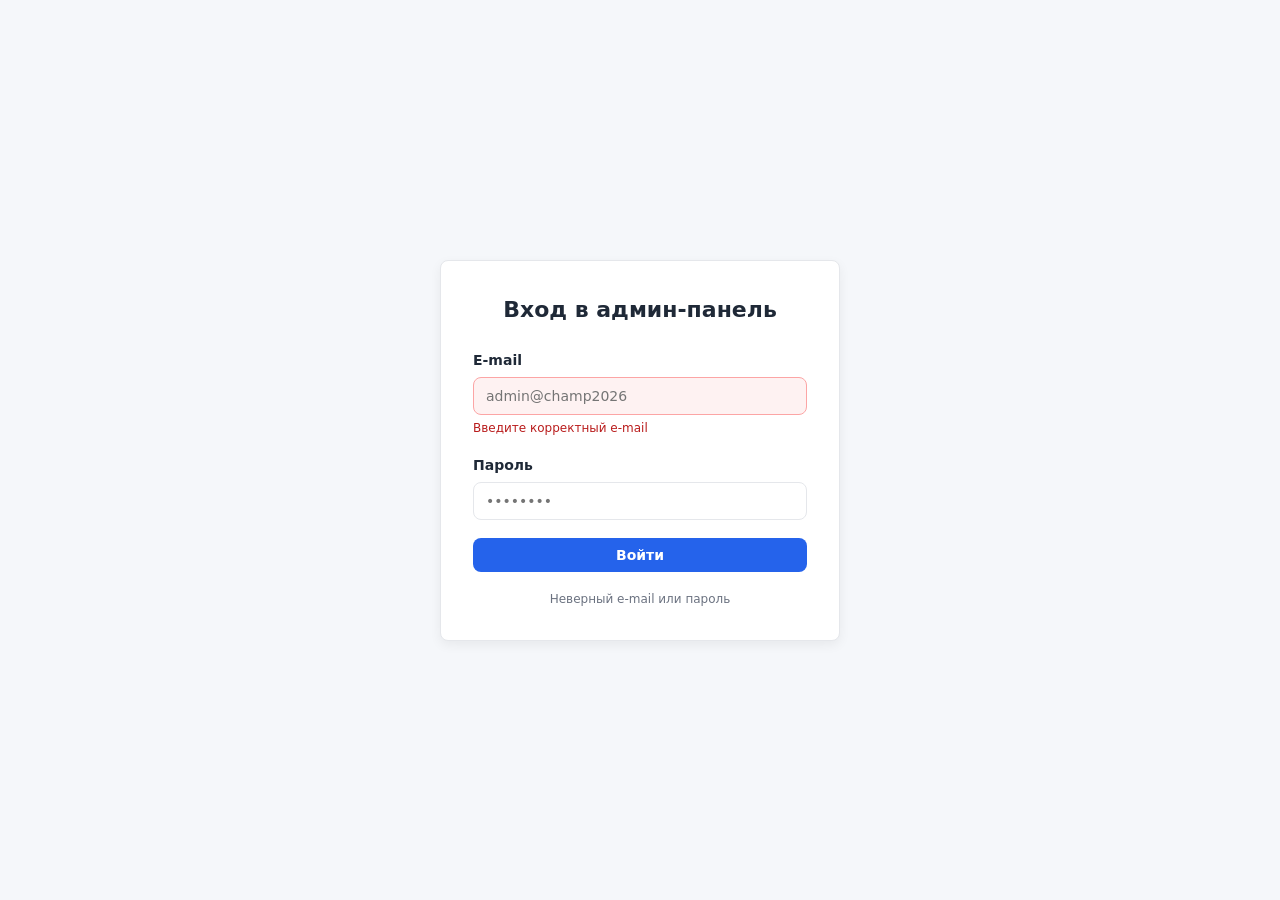
<file: index.html>
<!DOCTYPE html>
<html lang="ru">
<head>
  <meta charset="UTF-8">
  <meta name="viewport" content="width=device-width, initial-scale=1.0">
  <title>Вход в админ-панель — Кухни мира</title>
  <link rel="stylesheet" href="/admin.css">
</head>
<body>
  <div class="login-page">
    <div class="login-card">
      <h1>Вход в админ-панель</h1>

      <form action="/admin/login" method="post">
        <div class="form-group has-error">
          <label for="email">E-mail</label>
          <input type="email" id="email" name="email" placeholder="admin@champ2026" required>
          <span class="error-message">Введите корректный e-mail</span>
        </div>

        <div class="form-group">
          <label for="password">Пароль</label>
          <input type="password" id="password" name="password" placeholder="••••••••" required>
          <span class="error-message">Пароль обязателен для заполнения</span>
        </div>

        <div class="form-group">
          <button type="submit" class="btn btn-primary btn-block">Войти</button>
        </div>

        <p class="form-hint" style="text-align:center;">
          Неверный e-mail или пароль
        </p>
      </form>
    </div>
  </div>
</body>
</html>
</file>
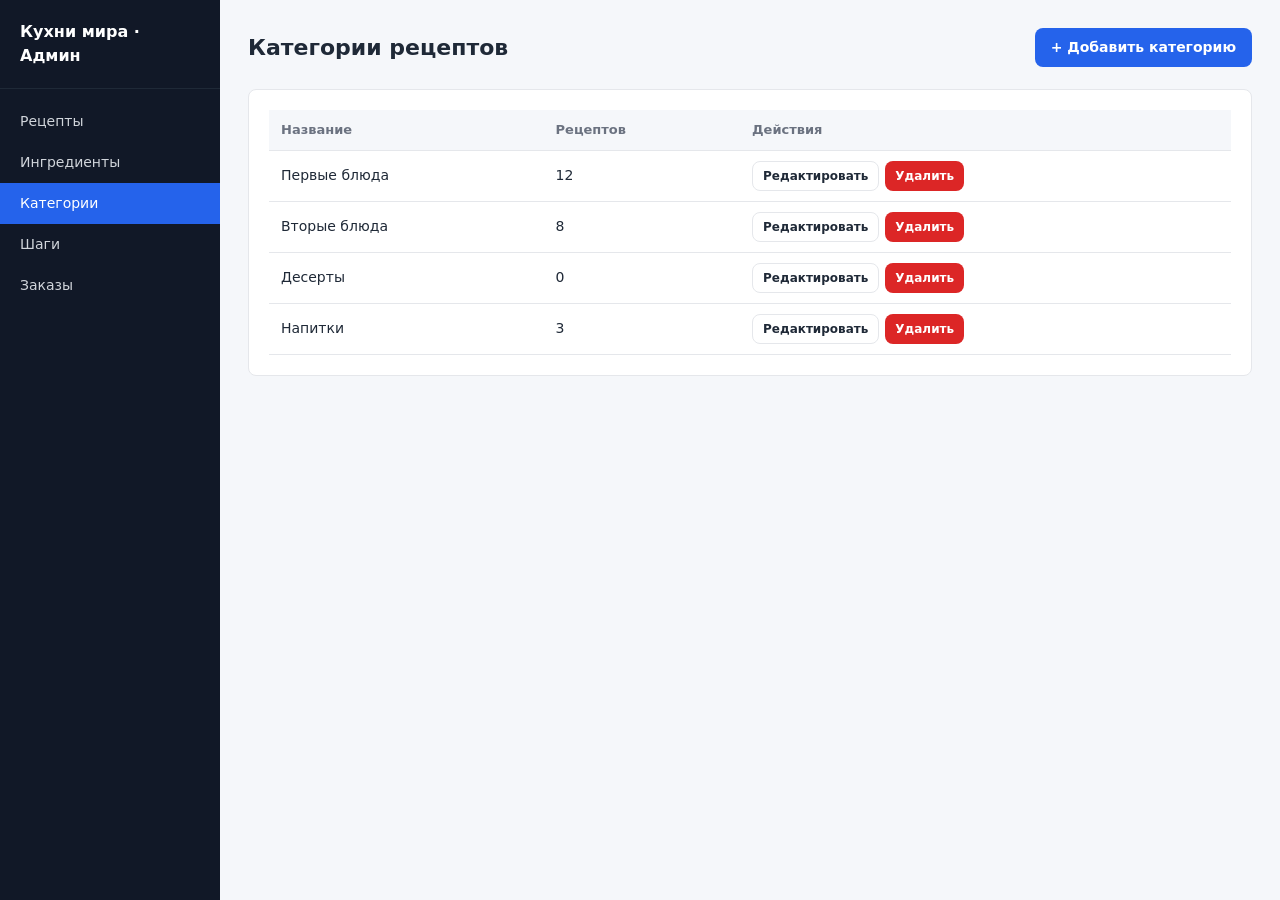
<file: categories.html>
<!DOCTYPE html>
<html lang="ru">
<head>
  <meta charset="UTF-8">
  <meta name="viewport" content="width=device-width, initial-scale=1.0">
  <title>Категории — Кухни мира</title>
  <link rel="stylesheet" href="admin.css">
</head>
<body>
  <div class="admin-layout">
    <aside class="sidebar">
      <div class="brand">Кухни мира · Админ</div>
      <nav>
        <a href="recipes.html">Рецепты</a>
        <a href="ingredients.html">Ингредиенты</a>
        <a href="categories.html" class="active">Категории</a>
        <a href="steps.html">Шаги</a>
        <a href="orders.html">Заказы</a>
      </nav>
    </aside>

    <main class="main-content">
      <div class="page-header">
        <h1>Категории рецептов</h1>
        <a href="category-form.html" class="btn btn-primary">+ Добавить категорию</a>
      </div>

      <div class="panel">
        <div class="table-wrap">
          <table class="data-table">
            <thead>
              <tr>
                <th>Название</th>
                <th>Рецептов</th>
                <th>Действия</th>
              </tr>
            </thead>
            <tbody>
              <tr>
                <td>Первые блюда</td>
                <td>12</td>
                <td>
                  <div class="row-actions">
                    <a href="category-form.html" class="btn btn-secondary btn-sm">Редактировать</a>
                    <button class="btn btn-danger btn-sm" title="Нельзя удалить: в категории есть рецепты">Удалить</button>
                  </div>
                </td>
              </tr>
              <tr>
                <td>Вторые блюда</td>
                <td>8</td>
                <td>
                  <div class="row-actions">
                    <a href="category-form.html" class="btn btn-secondary btn-sm">Редактировать</a>
                    <button class="btn btn-danger btn-sm" title="Нельзя удалить: в категории есть рецепты">Удалить</button>
                  </div>
                </td>
              </tr>
              <tr>
                <td>Десерты</td>
                <td>0</td>
                <td>
                  <div class="row-actions">
                    <a href="category-form.html" class="btn btn-secondary btn-sm">Редактировать</a>
                    <button class="btn btn-danger btn-sm">Удалить</button>
                  </div>
                </td>
              </tr>
              <tr>
                <td>Напитки</td>
                <td>3</td>
                <td>
                  <div class="row-actions">
                    <a href="category-form.html" class="btn btn-secondary btn-sm">Редактировать</a>
                    <button class="btn btn-danger btn-sm" title="Нельзя удалить: в категории есть рецепты">Удалить</button>
                  </div>
                </td>
              </tr>
            </tbody>
          </table>
        </div>
      </div>
    </main>
  </div>
</body>
</html>
</file>
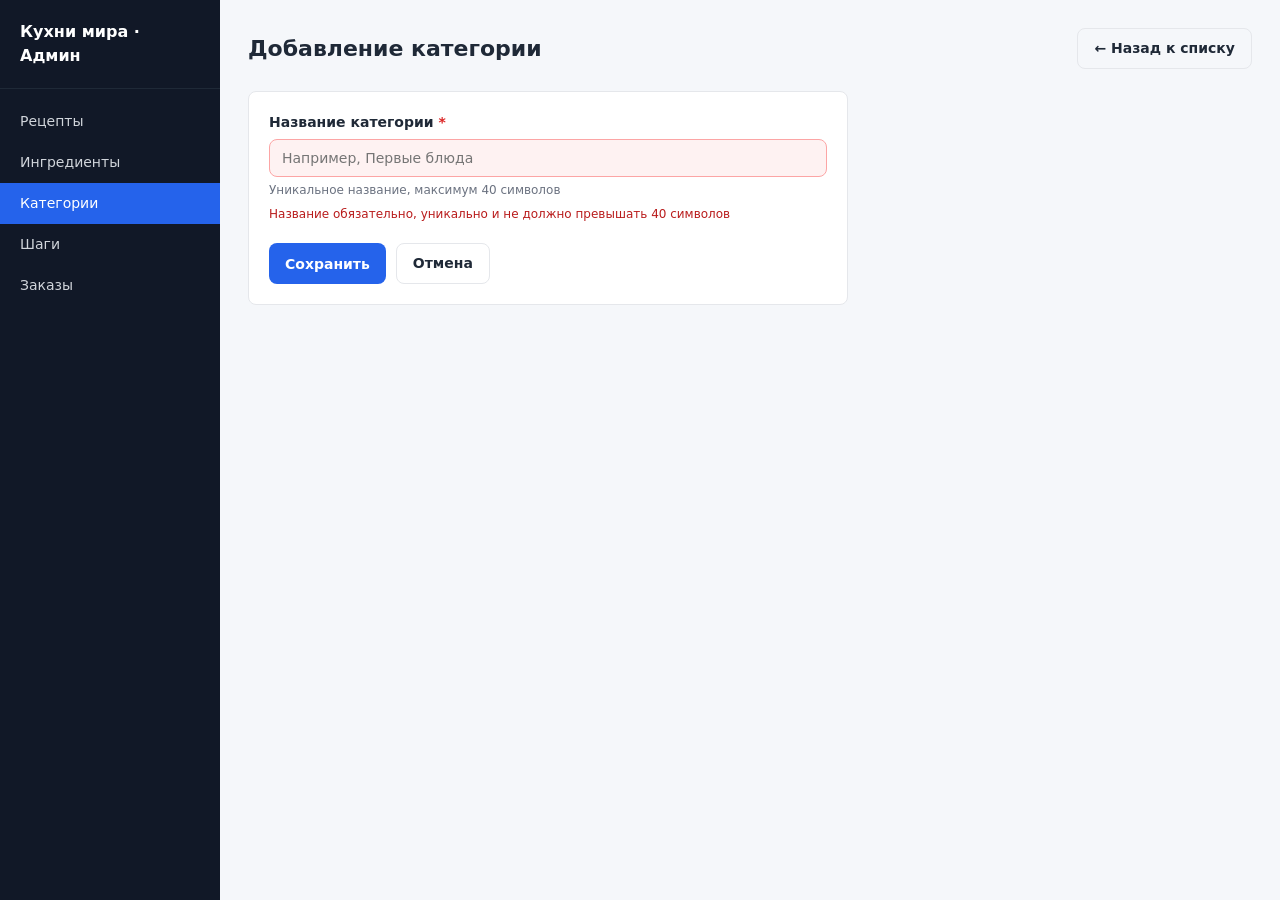
<file: category-form.html>
<!DOCTYPE html>
<html lang="ru">
<head>
  <meta charset="UTF-8">
  <meta name="viewport" content="width=device-width, initial-scale=1.0">
  <title>Категория — Кухни мира</title>
  <link rel="stylesheet" href="admin.css">
</head>
<body>
  <div class="admin-layout">
    <aside class="sidebar">
      <div class="brand">Кухни мира · Админ</div>
      <nav>
        <a href="recipes.html">Рецепты</a>
        <a href="ingredients.html">Ингредиенты</a>
        <a href="categories.html" class="active">Категории</a>
        <a href="steps.html">Шаги</a>
        <a href="orders.html">Заказы</a>
      </nav>
    </aside>

    <main class="main-content">
      <div class="page-header">
        <h1>Добавление категории</h1>
        <a href="categories.html" class="btn btn-secondary">← Назад к списку</a>
      </div>

      <div class="panel" style="max-width:600px;">
        <form action="/admin/categories" method="post">
          <div class="form-group has-error">
            <label for="name">Название категории <span style="color:var(--danger)">*</span></label>
            <input type="text" id="name" name="name" maxlength="40" placeholder="Например, Первые блюда">
            <span class="form-hint">Уникальное название, максимум 40 символов</span>
            <span class="error-message">Название обязательно, уникально и не должно превышать 40 символов</span>
          </div>

          <div style="display:flex; gap:10px; margin-top:20px;">
            <button type="submit" class="btn btn-primary">Сохранить</button>
            <a href="categories.html" class="btn btn-secondary">Отмена</a>
          </div>
        </form>
      </div>
    </main>
  </div>
</body>
</html>
</file>
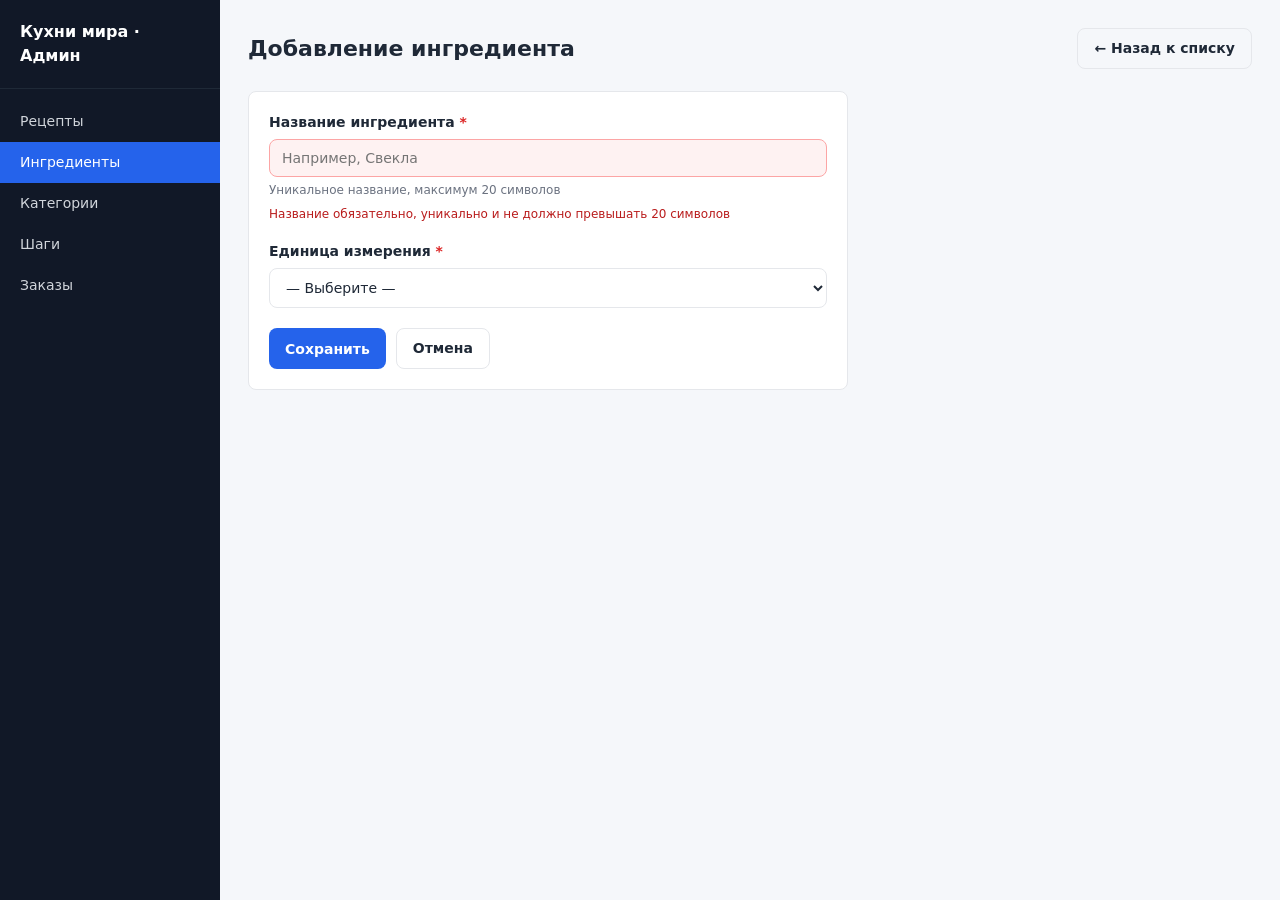
<file: ingredients-form.html>
<!DOCTYPE html>
<html lang="ru">
<head>
  <meta charset="UTF-8">
  <meta name="viewport" content="width=device-width, initial-scale=1.0">
  <title>Ингредиент — Кухни мира</title>
  <link rel="stylesheet" href="admin.css">
</head>
<body>
  <div class="admin-layout">
    <aside class="sidebar">
      <div class="brand">Кухни мира · Админ</div>
      <nav>
        <a href="recipes.html">Рецепты</a>
        <a href="ingredients.html" class="active">Ингредиенты</a>
        <a href="categories.html">Категории</a>
        <a href="steps.html">Шаги</a>
        <a href="orders.html">Заказы</a>
      </nav>
    </aside>

    <main class="main-content">
      <div class="page-header">
        <h1>Добавление ингредиента</h1>
        <a href="ingredients.html" class="btn btn-secondary">← Назад к списку</a>
      </div>

      <div class="panel" style="max-width:600px;">
        <form action="#" method="post">
          <div class="form-group has-error">
            <label for="title">Название ингредиента <span style="color:var(--danger)">*</span></label>
            <input type="text" id="title" name="title" maxlength="20" placeholder="Например, Свекла">
            <span class="form-hint">Уникальное название, максимум 20 символов</span>
            <span class="error-message">Название обязательно, уникально и не должно превышать 20 символов</span>
          </div>

          <div class="form-group">
            <label for="unit">Единица измерения <span style="color:var(--danger)">*</span></label>
            <select id="unit" name="unit">
              <option value="">— Выберите —</option>
              <option value="шт">шт</option>
              <option value="л">л</option>
              <option value="кг">кг</option>
              <option value="мг">мг</option>
              <option value="ст.л.">ст.л.</option>
            </select>
            <span class="error-message">Выберите единицу измерения</span>
          </div>

          <div style="display:flex; gap:10px; margin-top:20px;">
            <button type="submit" class="btn btn-primary">Сохранить</button>
            <a href="ingredients.html" class="btn btn-secondary">Отмена</a>
          </div>
        </form>
      </div>
    </main>
  </div>
</body>
</html>
</file>
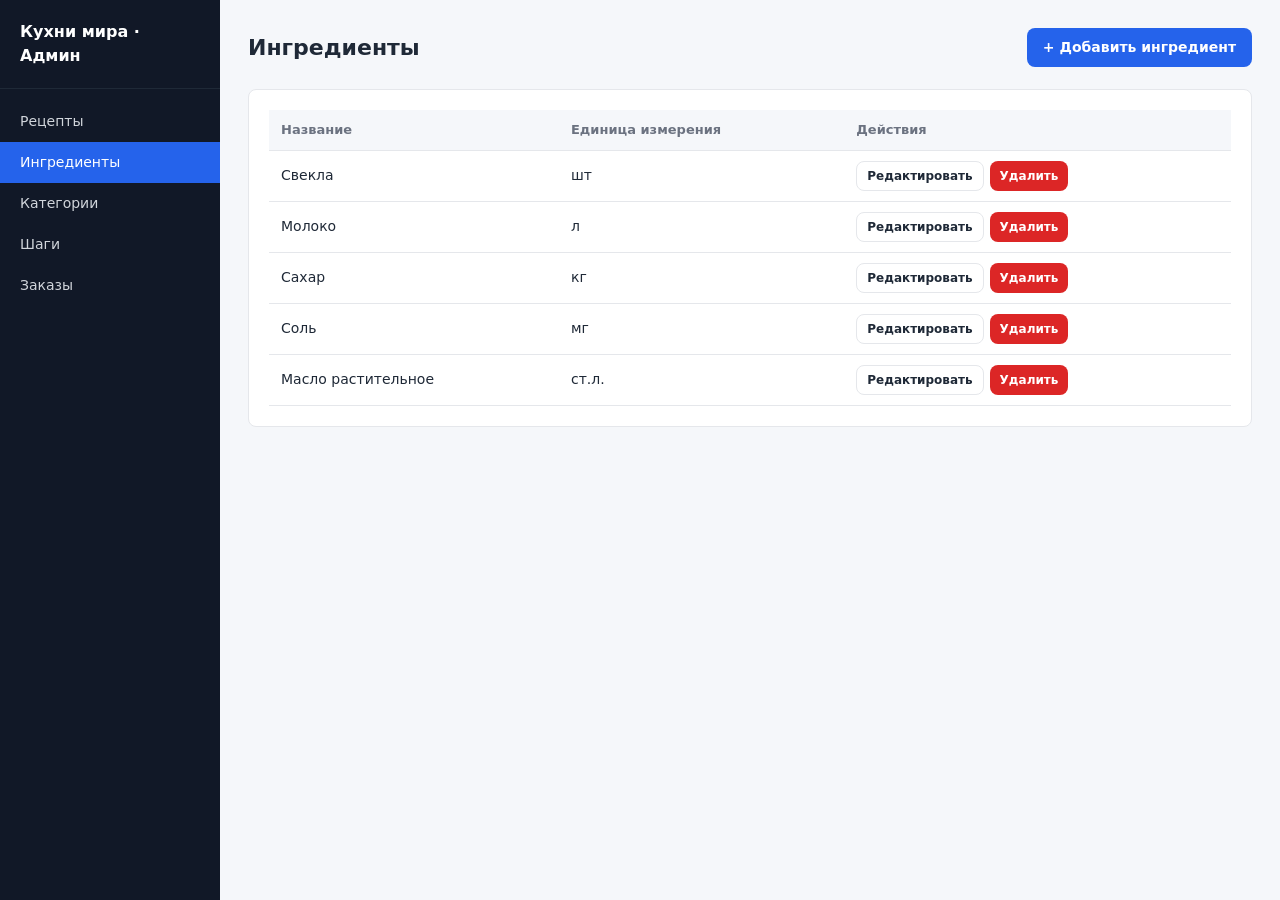
<file: ingredients.html>
<!DOCTYPE html>
<html lang="ru">
<head>
  <meta charset="UTF-8">
  <meta name="viewport" content="width=device-width, initial-scale=1.0">
  <title>Ингредиенты — Кухни мира</title>
  <link rel="stylesheet" href="admin.css">
</head>
<body>
  <div class="admin-layout">
    <aside class="sidebar">
      <div class="brand">Кухни мира · Админ</div>
      <nav>
        <a href="recipes.html">Рецепты</a>
        <a href="ingredients.html" class="active">Ингредиенты</a>
        <a href="categories.html">Категории</a>
        <a href="steps.html">Шаги</a>
        <a href="orders.html">Заказы</a>
      </nav>
    </aside>

    <main class="main-content">
      <div class="page-header">
        <h1>Ингредиенты</h1>
        <a href="ingredient-form.html" class="btn btn-primary">+ Добавить ингредиент</a>
      </div>

      <div class="panel">
        <div class="table-wrap">
          <table class="data-table">
            <thead>
              <tr>
                <th>Название</th>
                <th>Единица измерения</th>
                <th>Действия</th>
              </tr>
            </thead>
            <tbody>
              <tr>
                <td>Свекла</td>
                <td>шт</td>
                <td>
                  <div class="row-actions">
                    <a href="ingredient-form.html" class="btn btn-secondary btn-sm">Редактировать</a>
                    <button class="btn btn-danger btn-sm">Удалить</button>
                  </div>
                </td>
              </tr>
              <tr>
                <td>Молоко</td>
                <td>л</td>
                <td>
                  <div class="row-actions">
                    <a href="ingredient-form.html" class="btn btn-secondary btn-sm">Редактировать</a>
                    <button class="btn btn-danger btn-sm">Удалить</button>
                  </div>
                </td>
              </tr>
              <tr>
                <td>Сахар</td>
                <td>кг</td>
                <td>
                  <div class="row-actions">
                    <a href="ingredient-form.html" class="btn btn-secondary btn-sm">Редактировать</a>
                    <button class="btn btn-danger btn-sm">Удалить</button>
                  </div>
                </td>
              </tr>
              <tr>
                <td>Соль</td>
                <td>мг</td>
                <td>
                  <div class="row-actions">
                    <a href="ingredient-form.html" class="btn btn-secondary btn-sm">Редактировать</a>
                    <button class="btn btn-danger btn-sm">Удалить</button>
                  </div>
                </td>
              </tr>
              <tr>
                <td>Масло растительное</td>
                <td>ст.л.</td>
                <td>
                  <div class="row-actions">
                    <a href="ingredient-form.html" class="btn btn-secondary btn-sm">Редактировать</a>
                    <button class="btn btn-danger btn-sm">Удалить</button>
                  </div>
                </td>
              </tr>
            </tbody>
          </table>
        </div>
      </div>
    </main>
  </div>
</body>
</html>
</file>
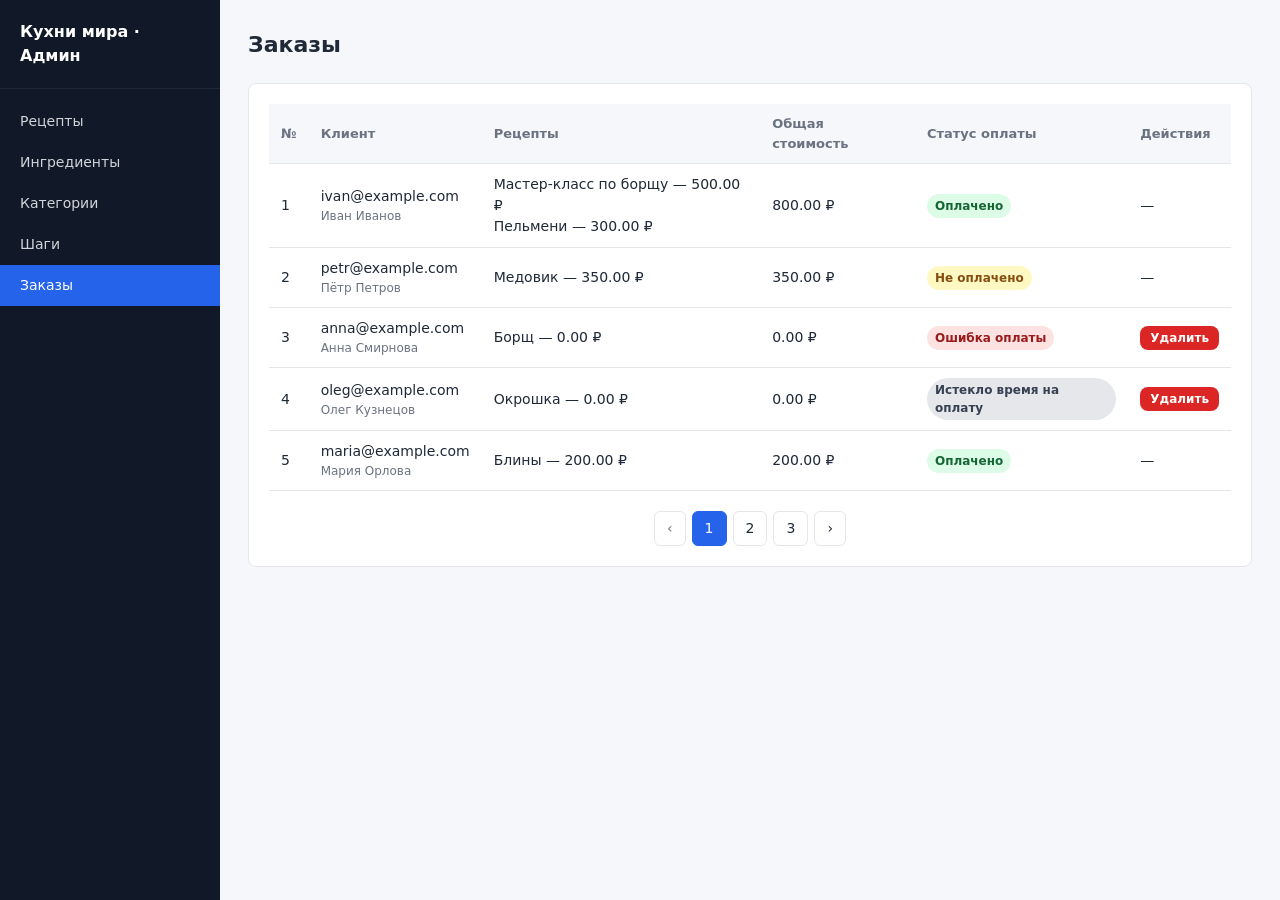
<file: orders.html>
<!DOCTYPE html>
<html lang="ru">
<head>
  <meta charset="UTF-8">
  <meta name="viewport" content="width=device-width, initial-scale=1.0">
  <title>Заказы — Кухни мира</title>
  <link rel="stylesheet" href="admin.css">
</head>
<body>
  <div class="admin-layout">
    <aside class="sidebar">
      <div class="brand">Кухни мира · Админ</div>
      <nav>
        <a href="recipes.html">Рецепты</a>
        <a href="ingredients.html">Ингредиенты</a>
        <a href="categories.html">Категории</a>
        <a href="steps.html">Шаги</a>
        <a href="orders.html" class="active">Заказы</a>
      </nav>
    </aside>

    <main class="main-content">
      <div class="page-header">
        <h1>Заказы</h1>
      </div>

      <div class="panel">
        <div class="table-wrap">
          <table class="data-table">
            <thead>
              <tr>
                <th>№</th>
                <th>Клиент</th>
                <th>Рецепты</th>
                <th>Общая стоимость</th>
                <th>Статус оплаты</th>
                <th>Действия</th>
              </tr>
            </thead>
            <tbody>
              <tr>
                <td>1</td>
                <td>
                  <div>ivan@example.com</div>
                  <div style="font-size:12px; color:var(--muted);">Иван Иванов</div>
                </td>
                <td>
                  <div>Мастер-класс по борщу — 500.00 ₽</div>
                  <div>Пельмени — 300.00 ₽</div>
                </td>
                <td>800.00 ₽</td>
                <td><span class="badge badge-paid">Оплачено</span></td>
                <td>—</td>
              </tr>
              <tr>
                <td>2</td>
                <td>
                  <div>petr@example.com</div>
                  <div style="font-size:12px; color:var(--muted);">Пётр Петров</div>
                </td>
                <td>
                  <div>Медовик — 350.00 ₽</div>
                </td>
                <td>350.00 ₽</td>
                <td><span class="badge badge-pending">Не оплачено</span></td>
                <td>—</td>
              </tr>
              <tr>
                <td>3</td>
                <td>
                  <div>anna@example.com</div>
                  <div style="font-size:12px; color:var(--muted);">Анна Смирнова</div>
                </td>
                <td>
                  <div>Борщ — 0.00 ₽</div>
                </td>
                <td>0.00 ₽</td>
                <td><span class="badge badge-failed">Ошибка оплаты</span></td>
                <td>
                  <button class="btn btn-danger btn-sm">Удалить</button>
                </td>
              </tr>
              <tr>
                <td>4</td>
                <td>
                  <div>oleg@example.com</div>
                  <div style="font-size:12px; color:var(--muted);">Олег Кузнецов</div>
                </td>
                <td>
                  <div>Окрошка — 0.00 ₽</div>
                </td>
                <td>0.00 ₽</td>
                <td><span class="badge badge-expired">Истекло время на оплату</span></td>
                <td>
                  <button class="btn btn-danger btn-sm">Удалить</button>
                </td>
              </tr>
              <tr>
                <td>5</td>
                <td>
                  <div>maria@example.com</div>
                  <div style="font-size:12px; color:var(--muted);">Мария Орлова</div>
                </td>
                <td>
                  <div>Блины — 200.00 ₽</div>
                </td>
                <td>200.00 ₽</td>
                <td><span class="badge badge-paid">Оплачено</span></td>
                <td>—</td>
              </tr>
            </tbody>
          </table>
        </div>

        <div class="pagination">
          <span class="disabled">‹</span>
          <span class="current">1</span>
          <a href="#">2</a>
          <a href="#">3</a>
          <a href="#">›</a>
        </div>
      </div>
    </main>
  </div>
</body>
</html>
</file>
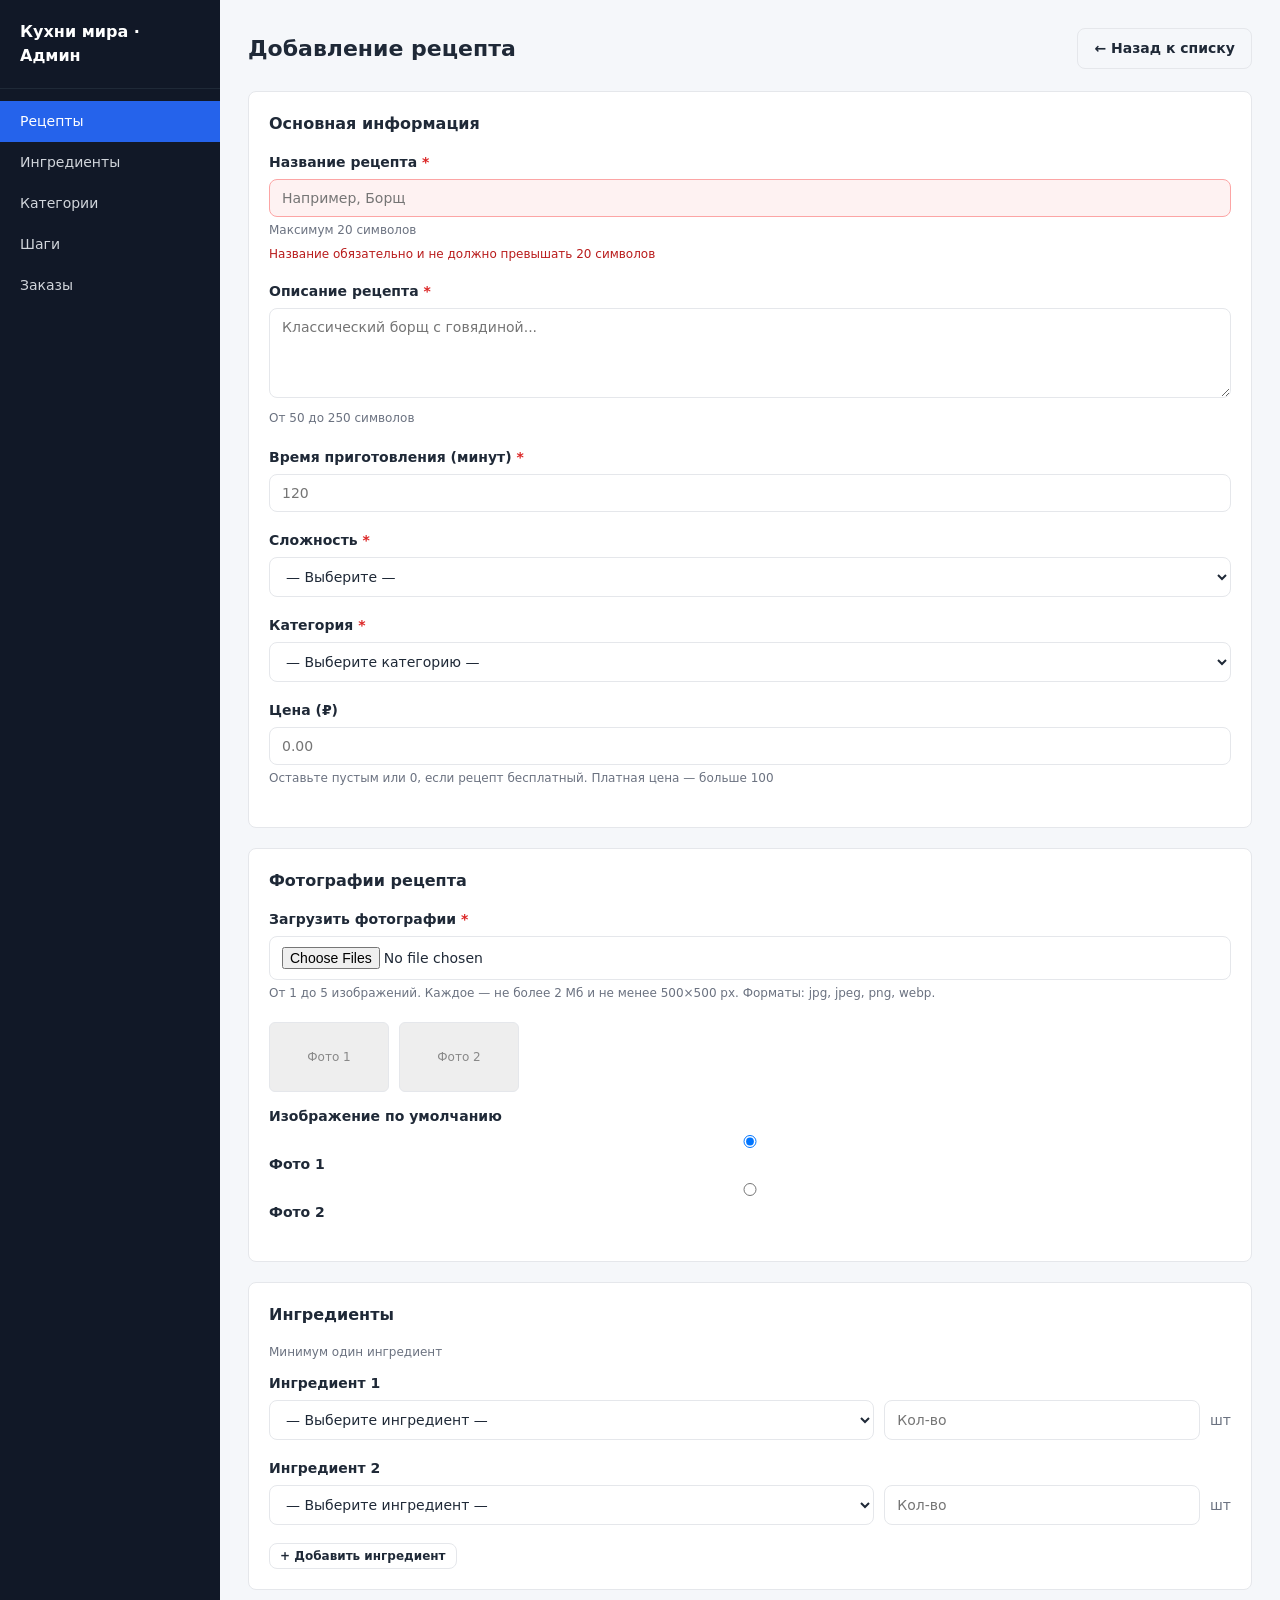
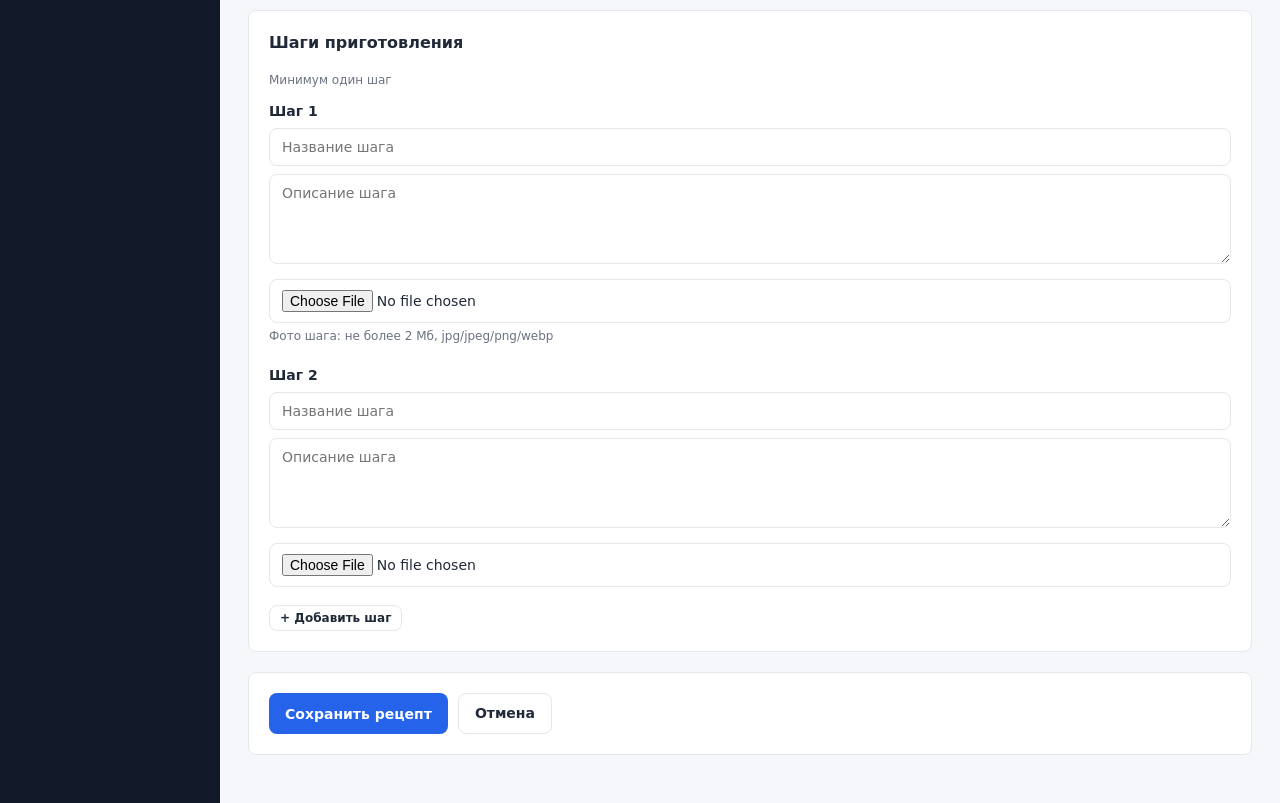
<file: recipe-form.html>
<!DOCTYPE html>
<html lang="ru">
<head>
  <meta charset="UTF-8">
  <meta name="viewport" content="width=device-width, initial-scale=1.0">
  <title>Рецепт — Кухни мира</title>
  <link rel="stylesheet" href="admin.css">
</head>
<body>
  <div class="admin-layout">
    <aside class="sidebar">
      <div class="brand">Кухни мира · Админ</div>
      <nav>
        <a href="recipes.html" class="active">Рецепты</a>
        <a href="ingredients.html">Ингредиенты</a>
        <a href="categories.html">Категории</a>
        <a href="steps.html">Шаги</a>
        <a href="orders.html">Заказы</a>
      </nav>
    </aside>

    <main class="main-content">
      <div class="page-header">
        <h1>Добавление рецепта</h1>
        <a href="recipes.html" class="btn btn-secondary">← Назад к списку</a>
      </div>

      <form action="#" method="post" enctype="multipart/form-data">
        <!-- Основная информация -->
        <div class="panel">
          <h2 style="font-size:16px; margin-bottom:16px;">Основная информация</h2>

          <div class="form-group has-error">
            <label for="title">Название рецепта <span style="color:var(--danger)">*</span></label>
            <input type="text" id="title" name="title" maxlength="20" placeholder="Например, Борщ">
            <span class="form-hint">Максимум 20 символов</span>
            <span class="error-message">Название обязательно и не должно превышать 20 символов</span>
          </div>

          <div class="form-group">
            <label for="description">Описание рецепта <span style="color:var(--danger)">*</span></label>
            <textarea id="description" name="description" minlength="50" maxlength="250" placeholder="Классический борщ с говядиной..."></textarea>
            <span class="form-hint">От 50 до 250 символов</span>
            <span class="error-message">Описание должно содержать от 50 до 250 символов</span>
          </div>

          <div class="form-group">
            <label for="cooking_time">Время приготовления (минут) <span style="color:var(--danger)">*</span></label>
            <input type="number" id="cooking_time" name="cooking_time" min="1" placeholder="120">
            <span class="error-message">Укажите время приготовления числом</span>
          </div>

          <div class="form-group">
            <label for="difficulty">Сложность <span style="color:var(--danger)">*</span></label>
            <select id="difficulty" name="difficulty">
              <option value="">— Выберите —</option>
              <option value="легко">Легко</option>
              <option value="средне">Средне</option>
              <option value="сложно">Сложно</option>
            </select>
            <span class="error-message">Выберите сложность приготовления</span>
          </div>

          <div class="form-group">
            <label for="category_id">Категория <span style="color:var(--danger)">*</span></label>
            <select id="category_id" name="category_id">
              <option value="">— Выберите категорию —</option>
              <option value="1">Первые блюда</option>
              <option value="2">Вторые блюда</option>
              <option value="3">Десерты</option>
            </select>
            <span class="error-message">Выберите категорию рецепта</span>
          </div>

          <div class="form-group">
            <label for="price">Цена (₽)</label>
            <input type="number" id="price" name="price" min="100" step="0.01" placeholder="0.00">
            <span class="form-hint">Оставьте пустым или 0, если рецепт бесплатный. Платная цена — больше 100</span>
            <span class="error-message">Цена должна быть числом больше 100</span>
          </div>
        </div>

        <!-- Фотографии -->
        <div class="panel">
          <h2 style="font-size:16px; margin-bottom:16px;">Фотографии рецепта</h2>

          <div class="form-group">
            <label for="images">Загрузить фотографии <span style="color:var(--danger)">*</span></label>
            <input type="file" id="images" name="images[]" multiple accept=".jpg,.jpeg,.png,.webp">
            <span class="form-hint">
              От 1 до 5 изображений. Каждое — не более 2 Мб и не менее 500×500 px. Форматы: jpg, jpeg, png, webp.
            </span>
            <span class="error-message">Загрузите хотя бы одно изображение (максимум 5)</span>
          </div>

          <!-- Заглушка вместо картинок -->
          <div class="image-list">
            <div class="image-item" style="display:flex; align-items:center; justify-content:center; background:#eee; color:#888; font-size:12px;">
              Фото 1
            </div>
            <div class="image-item" style="display:flex; align-items:center; justify-content:center; background:#eee; color:#888; font-size:12px;">
              Фото 2
            </div>
          </div>

          <div class="form-group" style="margin-top:14px;">
            <label>Изображение по умолчанию</label>
            <label class="default-image-label">
              <input type="radio" name="default_image" value="1" checked> Фото 1
            </label>
            <label class="default-image-label">
              <input type="radio" name="default_image" value="2"> Фото 2
            </label>
          </div>
        </div>

        <!-- Ингредиенты -->
        <div class="panel">
          <h2 style="font-size:16px; margin-bottom:16px;">Ингредиенты</h2>
          <p class="form-hint" style="margin-bottom:12px;">Минимум один ингредиент</p>

          <div class="form-group">
            <label>Ингредиент 1</label>
            <div style="display:flex; gap:10px; flex-wrap:wrap;">
              <select name="ingredients[0][id]" style="flex:2; min-width:180px;">
                <option value="">— Выберите ингредиент —</option>
                <option value="1">Свекла</option>
                <option value="2">Капуста</option>
                <option value="3">Говядина</option>
              </select>
              <input type="number" name="ingredients[0][quantity]" min="1" placeholder="Кол-во" style="flex:1; min-width:100px;">
              <span style="display:flex; align-items:center; font-size:14px; color:var(--muted);">шт</span>
            </div>
            <span class="error-message">Выберите ингредиент и укажите количество</span>
          </div>

          <div class="form-group">
            <label>Ингредиент 2</label>
            <div style="display:flex; gap:10px; flex-wrap:wrap;">
              <select name="ingredients[1][id]" style="flex:2; min-width:180px;">
                <option value="">— Выберите ингредиент —</option>
                <option value="1">Свекла</option>
                <option value="2">Капуста</option>
                <option value="3">Говядина</option>
              </select>
              <input type="number" name="ingredients[1][quantity]" min="1" placeholder="Кол-во" style="flex:1; min-width:100px;">
              <span style="display:flex; align-items:center; font-size:14px; color:var(--muted);">шт</span>
            </div>
          </div>

          <button type="button" class="btn btn-secondary btn-sm">+ Добавить ингредиент</button>
        </div>

        <!-- Шаги -->
        <div class="panel">
          <h2 style="font-size:16px; margin-bottom:16px;">Шаги приготовления</h2>
          <p class="form-hint" style="margin-bottom:12px;">Минимум один шаг</p>

          <div class="form-group">
            <label>Шаг 1</label>
            <input type="text" name="steps[0][title]" maxlength="40" placeholder="Название шага" style="margin-bottom:8px;">
            <textarea name="steps[0][description]" maxlength="255" placeholder="Описание шага" style="margin-bottom:8px;"></textarea>
            <input type="file" name="steps[0][image]" accept=".jpg,.jpeg,.png,.webp">
            <span class="form-hint">Фото шага: не более 2 Мб, jpg/jpeg/png/webp</span>
            <span class="error-message">Заполните название и описание шага</span>
          </div>

          <div class="form-group">
            <label>Шаг 2</label>
            <input type="text" name="steps[1][title]" maxlength="40" placeholder="Название шага" style="margin-bottom:8px;">
            <textarea name="steps[1][description]" maxlength="255" placeholder="Описание шага" style="margin-bottom:8px;"></textarea>
            <input type="file" name="steps[1][image]" accept=".jpg,.jpeg,.png,.webp">
          </div>

          <button type="button" class="btn btn-secondary btn-sm">+ Добавить шаг</button>
        </div>

        <!-- Кнопки -->
        <div class="panel" style="display:flex; gap:10px;">
          <button type="submit" class="btn btn-primary">Сохранить рецепт</button>
          <a href="recipes.html" class="btn btn-secondary">Отмена</a>
        </div>
      </form>
    </main>
  </div>
</body>
</html>
</file>
<file: admin.css>
/* ===== Переменные ===== */
:root {
  --bg: #f5f7fa;
  --card-bg: #ffffff;
  --text: #1f2937;
  --muted: #6b7280;
  --border: #e5e7eb;
  --primary: #2563eb;
  --primary-hover: #1d4ed8;
  --danger: #dc2626;
  --danger-hover: #b91c1c;
  --success: #16a34a;
  --warning: #d97706;
  --sidebar-bg: #111827;
  --sidebar-text: #d1d5db;
  --error-bg: #fef2f2;
  --error-border: #fca5a5;
  --error-text: #b91c1c;
  --radius: 8px;
}

* { box-sizing: border-box; margin: 0; padding: 0; }

body {
  font-family: system-ui, -apple-system, "Segoe UI", Roboto, sans-serif;
  background: var(--bg);
  color: var(--text);
  line-height: 1.5;
}

a { color: var(--primary); text-decoration: none; }
a:hover { text-decoration: underline; }

/* ===== Логин ===== */
.login-page {
  min-height: 100vh;
  display: flex;
  align-items: center;
  justify-content: center;
  padding: 20px;
}

.login-card {
  background: var(--card-bg);
  border: 1px solid var(--border);
  border-radius: var(--radius);
  padding: 32px;
  width: 100%;
  max-width: 400px;
  box-shadow: 0 4px 12px rgba(0,0,0,.06);
}

.login-card h1 {
  font-size: 22px;
  margin-bottom: 24px;
  text-align: center;
}

/* ===== Формы ===== */
.form-group { margin-bottom: 18px; }

.form-group label {
  display: block;
  font-size: 14px;
  font-weight: 600;
  margin-bottom: 6px;
}

.form-group input,
.form-group select,
.form-group textarea {
  width: 100%;
  padding: 10px 12px;
  border: 1px solid var(--border);
  border-radius: var(--radius);
  font-size: 14px;
  font-family: inherit;
  background: var(--card-bg);
  color: var(--text);
  transition: border-color .15s;
}

.form-group input:focus,
.form-group select:focus,
.form-group textarea:focus {
  outline: none;
  border-color: var(--primary);
}

.form-group textarea { resize: vertical; min-height: 90px; }

.form-hint { font-size: 12px; color: var(--muted); margin-top: 4px; }

/* ===== Ошибки валидации ===== */
.form-group.has-error input,
.form-group.has-error select,
.form-group.has-error textarea {
  border-color: var(--error-border);
  background: var(--error-bg);
}

.error-message {
  display: none;
  font-size: 12px;
  color: var(--error-text);
  margin-top: 4px;
}

.form-group.has-error .error-message { display: block; }

/* ===== Кнопки ===== */
.btn {
  display: inline-block;
  padding: 9px 16px;
  border: none;
  border-radius: var(--radius);
  font-size: 14px;
  font-weight: 600;
  cursor: pointer;
  transition: background .15s;
  font-family: inherit;
}

.btn-primary { background: var(--primary); color: #fff; }
.btn-primary:hover { background: var(--primary-hover); }

.btn-danger { background: var(--danger); color: #fff; }
.btn-danger:hover { background: var(--danger-hover); }

.btn-secondary {
  background: transparent;
  color: var(--text);
  border: 1px solid var(--border);
}
.btn-secondary:hover { background: var(--bg); }

.btn-block { width: 100%; }
.btn-sm { padding: 5px 10px; font-size: 12px; }

/* ===== Каркас админки ===== */
.admin-layout { display: flex; min-height: 100vh; }

.sidebar {
  width: 220px;
  background: var(--sidebar-bg);
  color: var(--sidebar-text);
  padding: 20px 0;
  flex-shrink: 0;
}

.sidebar .brand {
  font-size: 16px;
  font-weight: 700;
  color: #fff;
  padding: 0 20px 20px;
  border-bottom: 1px solid #1f2937;
  margin-bottom: 12px;
}

.sidebar nav a {
  display: block;
  padding: 10px 20px;
  color: var(--sidebar-text);
  font-size: 14px;
}
.sidebar nav a:hover { background: #1f2937; text-decoration: none; color: #fff; }
.sidebar nav a.active { background: var(--primary); color: #fff; }

.main-content {
  flex: 1;
  padding: 28px;
  overflow-x: auto;
}

.page-header {
  display: flex;
  justify-content: space-between;
  align-items: center;
  margin-bottom: 22px;
  gap: 12px;
  flex-wrap: wrap;
}

.page-header h1 { font-size: 22px; }

/* ===== Панели ===== */
.panel {
  background: var(--card-bg);
  border: 1px solid var(--border);
  border-radius: var(--radius);
  padding: 20px;
  margin-bottom: 20px;
}

/* ===== Фильтры ===== */
.filters {
  display: grid;
  grid-template-columns: repeat(auto-fit, minmax(180px, 1fr));
  gap: 14px;
  margin-bottom: 20px;
}

/* ===== Таблицы ===== */
.table-wrap { overflow-x: auto; }

table.data-table {
  width: 100%;
  border-collapse: collapse;
  font-size: 14px;
}

.data-table th,
.data-table td {
  padding: 10px 12px;
  border-bottom: 1px solid var(--border);
  text-align: left;
  vertical-align: middle;
}

.data-table th {
  background: var(--bg);
  font-weight: 600;
  font-size: 13px;
  color: var(--muted);
}

.data-table img.thumb {
  width: 70px;
  height: 40px;
  object-fit: cover;
  border-radius: 4px;
  display: block;
}

.data-table tr.deleted { background: #fff7ed; }
.data-table tr.deleted td { color: var(--muted); }

/* ===== Бейджи ===== */
.badge {
  display: inline-block;
  padding: 3px 8px;
  border-radius: 999px;
  font-size: 12px;
  font-weight: 600;
}

.badge-deleted { background: #fef3c7; color: #92400e; }
.badge-easy { background: #dcfce7; color: #166534; }
.badge-medium { background: #fef9c3; color: #854d0e; }
.badge-hard { background: #fee2e2; color: #991b1b; }

.badge-paid { background: #dcfce7; color: #166534; }
.badge-pending { background: #fef9c3; color: #854d0e; }
.badge-failed { background: #fee2e2; color: #991b1b; }
.badge-expired { background: #e5e7eb; color: #374151; }

/* ===== Действия в таблице ===== */
.row-actions { display: flex; gap: 6px; flex-wrap: wrap; }

/* ===== Пагинация ===== */
.pagination {
  display: flex;
  gap: 6px;
  justify-content: center;
  margin-top: 20px;
  flex-wrap: wrap;
}

.pagination a,
.pagination span {
  display: inline-block;
  padding: 6px 12px;
  border: 1px solid var(--border);
  border-radius: 6px;
  font-size: 14px;
  color: var(--text);
}

.pagination a:hover { background: var(--bg); text-decoration: none; }
.pagination .current { background: var(--primary); color: #fff; border-color: var(--primary); }
.pagination .disabled { color: var(--muted); pointer-events: none; }

/* ===== Изображения в форме ===== */
.image-list { display: flex; gap: 10px; flex-wrap: wrap; margin-top: 10px; }

.image-item {
  position: relative;
  width: 120px;
  height: 70px;
  border: 1px solid var(--border);
  border-radius: 6px;
  overflow: hidden;
}

.image-item img { width: 100%; height: 100%; object-fit: cover; }

.image-item .remove-img {
  position: absolute;
  top: 4px;
  right: 4px;
  background: var(--danger);
  color: #fff;
  border: none;
  border-radius: 50%;
  width: 20px;
  height: 20px;
  font-size: 12px;
  cursor: pointer;
  line-height: 1;
}

.default-image-label {
  display: flex;
  align-items: center;
  gap: 6px;
  font-size: 12px;
  margin-top: 6px;
}

/* ===== Адаптив ===== */
@media (max-width: 768px) {
  .admin-layout { flex-direction: column; }
  .sidebar { width: 100%; padding: 12px 0; }
  .sidebar nav { display: flex; flex-wrap: wrap; gap: 4px; padding: 0 12px; }
  .sidebar nav a { padding: 8px 12px; border-radius: 6px; }
  .main-content { padding: 16px; }
}
</file>
